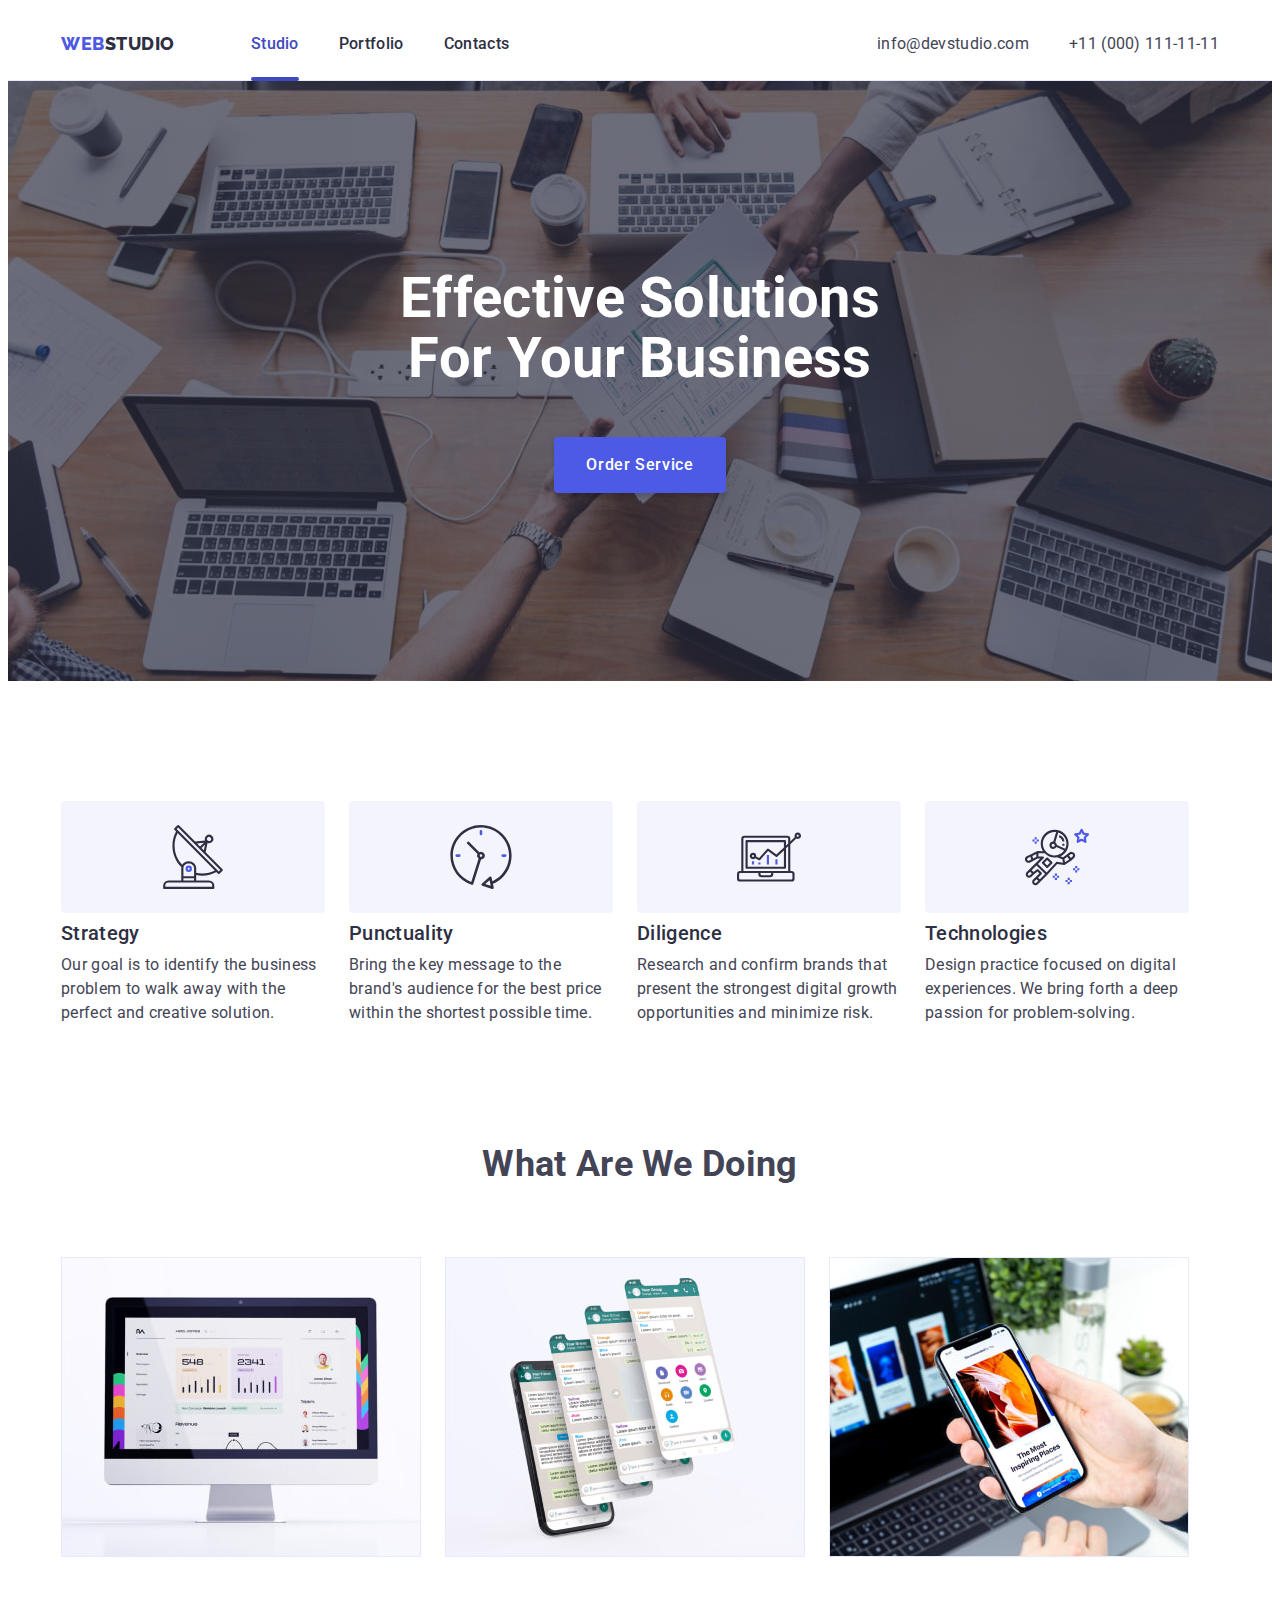
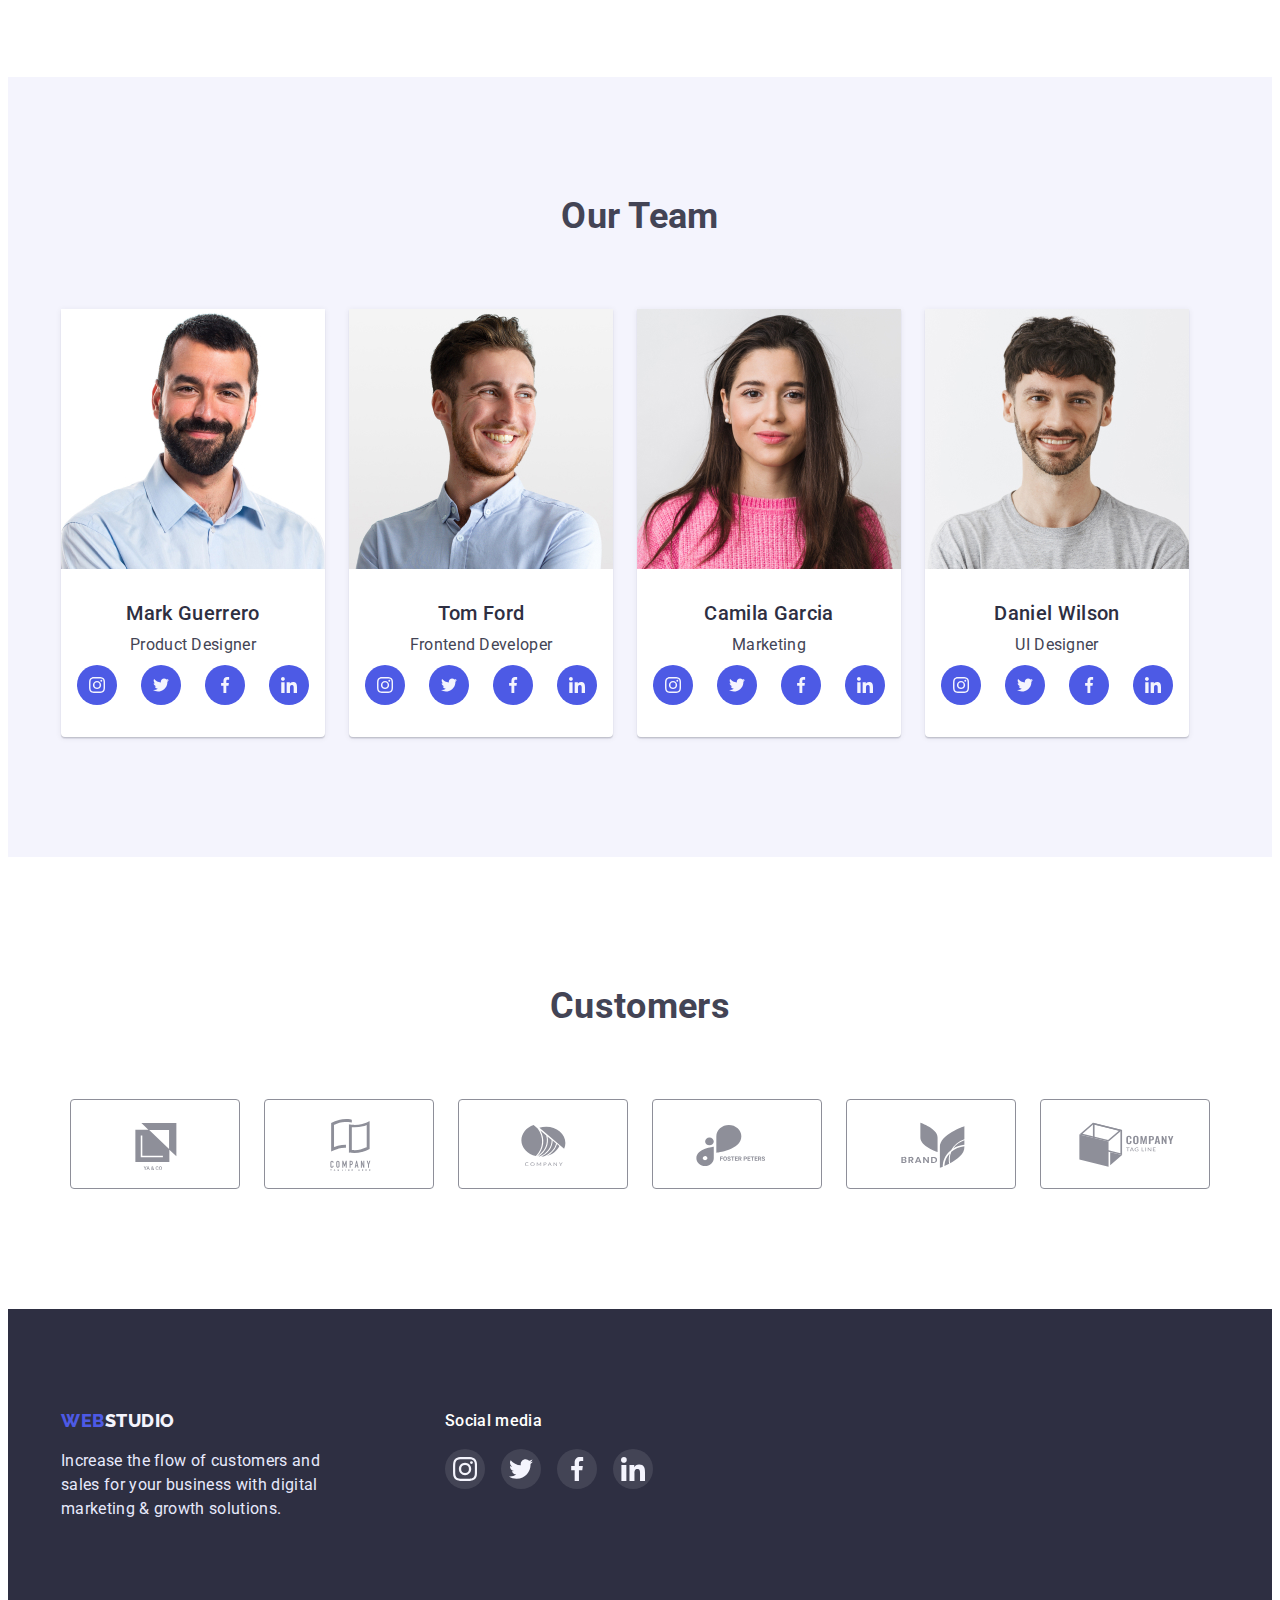
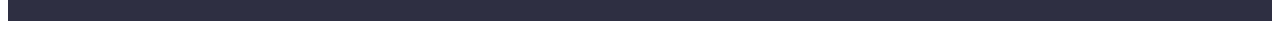
<file: index.html>
<!DOCTYPE html>
<html lang="en">

<head>
    <meta charset="UTF-8">
    <meta http-equiv="X-UA-Compatible" content="IE=edge">
    <meta name="viewport" content="width=device-width, initial-scale=1.0">
    <title>WEB STUDIO</title>
    <link rel="preconnect" href="https://fonts.googleapis.com">
    <link rel="preconnect" href="https://fonts.gstatic.com" crossorigin>
    <link rel="preconnect" href="https://fonts.googleapis.com">
    <link
        href="https://fonts.googleapis.com/css2?family=Raleway:wght@800&family=Roboto:wght@400;500;700;900&display=swap"
        rel="stylesheet">
    <link rel="stylesheet" href="https://cdnjs.cloudflare.com/ajax/libs/modern-normalize/1.1.0/modern-normalize.min.css"
        integrity="sha512-wpPYUAdjBVSE4KJnH1VR1HeZfpl1ub8YT/NKx4PuQ5NmX2tKuGu6U/JRp5y+Y8XG2tV+wKQpNHVUX03MfMFn9Q=="
        crossorigin="anonymous" referrerpolicy="no-referrer" />
    <link rel="stylesheet" href="./css/style.css">
</head>

<body>
    <header>
        <div class="container main-nav">
            <nav class="navigation">
                <!-- Лого -->
                <a href="./index.html" class="logo-link">
                    <span class="initial">Web</span>Studio
                </a>
                <!-- Навігація -->
                <ul class="navigation list">
                    <li class="list"><a href="./index.html" class="link current">Studio</a></li>
                    <li class="list"><a href="./portfolio.html" class="link">Portfolio</a></li>
                    <li class="list"><a href="" class="link">Contacts</a></li>
                </ul>
            </nav>


            <!-- Пошта та телефон в навігації -->
            <address class="contacts">
                <ul class="contact list">
                    <li class="contact"><a href="mailto:info@devstudio.com" class="link">info@devstudio.com</a></li>
                    <li class="contact"><a href="tel:+110001111111" class="link">+11 (000) 111-11-11</a></li>
                </ul>
            </address>
        </div>
    </header>
    <main>
        <!-- Банер -->
        <section class="hero main">
            <div class="container hero">
                <h1 class="hero-title">Effective Solutions
                    for Your Business</h1>
                <button type="button" class="button" data-modal-open>Order Service</button>
            </div>
        </section>
        <!-- Секція переваги -->
        <section class="advantages">
            <div class="container">
                <h2 class="advantages-title">Our advantages</h2>
                <ul class="adventages-list list">
                    <li>
                        <div class="advantages-icon">
                            <svg width="64px" height="64px">
                                <use href="./images/icons.svg#icon-antenna"></use>
                            </svg>
                        </div>
                        <h3 class="title">Strategy</h3>
                        <p class="section-text">Our goal is to identify the business
                            problem to walk away with the perfect and creative solution.</p>
                    </li>
                    <li>
                        <div class="advantages-icon">
                            <svg width="64px" height="64px">
                                <use href="./images/icons.svg#icon-clock"></use>
                            </svg>
                        </div>
                        <h3 class="title">Punctuality</h3>
                        <p class="section-text">Bring the key message to the brand's audience for the best price within
                            the
                            shortest possible
                            time.
                        </p>
                    </li>
                    <li>
                        <div class="advantages-icon">
                            <svg width="64px" height="64px">
                                <use href="./images/icons.svg#icon-diagram"></use>
                            </svg>
                        </div>
                        <h3 class="title">Diligence</h3>
                        <p class="section-text">Research and confirm brands that present the strongest digital growth
                            opportunities and minimize
                            risk.</p>
                    </li>
                    <li>
                        <div class="advantages-icon">
                            <svg width="64px" height="64px">
                                <use href="./images/icons.svg#icon-astronaut"></use>
                            </svg>
                        </div>
                        <h3 class="title">Technologies</h3>
                        <p class="section-text">Design practice focused on digital experiences. We bring forth a deep
                            passion for
                            problem-solving.
                        </p>
                    </li>
                </ul>
            </div>
        </section>

        <!-- Секція наші роботи -->
        <section class="work-example">
            <div class="container">
                <h2 class="title-section">What are we doing</h2>
                <ul class="our-work list">
                    <li><img src="./images/web-project.jpg" alt="web-project" width="360"></li>
                    <li><img src="./images/groups.jpg" alt="groups" width="360"></li>
                    <li><img src="./images/applications.jpg" alt="applications" width="360"></li>
                </ul>
            </div>
        </section>

        <!-- Наша команда -->
        <section class="team">
            <div class="container">
                <h2 class="team-title">Our Team</h2>
                <ul class="team-cards list">
                    <li class="team-card">
                        <img src="./images/mark_guerrero.jpg" alt="Mark Guerrero" width="264">
                        <h3 class="title item">
                            Mark Guerrero
                        </h3>
                        <p class="team-text">
                            Product Designer
                        </p>

                        <ul class="social-team list">
                            <li>
                                <a class="icon-social-team">
                                    <svg height="16px" width="16px">
                                        <use href="./images/icons.svg#icon-instagram"></use>
                                    </svg>
                                </a>
                            </li>
                            <li>
                                <a class="icon-social-team">
                                    <svg height="16px" width="16px">
                                        <use href="./images/icons.svg#icon-twitter"></use>
                                    </svg>
                                </a>
                            </li>
                            <li>
                                <a class="icon-social-team">
                                    <svg height="16px" width="16px">
                                        <use href="./images/icons.svg#icon-facebook"></use>
                                    </svg>
                                </a>
                            </li>
                            <li>
                                <a class="icon-social-team">
                                    <svg height="16px" width="16px">
                                        <use href="./images/icons.svg#icon-linkedin"></use>
                                    </svg>
                                </a>
                            </li>
                        </ul>

                    </li>

                    <li class="team-card">
                        <img src="./images/tom_ford.jpg" alt="Tom Ford" width="264">
                        <h3 class="title item">
                            Tom Ford
                        </h3>
                        <p class="team-text">
                            Frontend Developer
                        </p>
                        <ul class="social-team list">
                            <li>
                                <a class="icon-social-team">
                                    <svg height="16px" width="16px">
                                        <use href="./images/icons.svg#icon-instagram"></use>
                                    </svg>
                                </a>
                            </li>
                            <li>
                                <a class="icon-social-team">
                                    <svg height="16px" width="16px">
                                        <use href="./images/icons.svg#icon-twitter"></use>
                                    </svg>
                                </a>
                            </li>
                            <li>
                                <a class="icon-social-team">
                                    <svg height="16px" width="16px">
                                        <use href="./images/icons.svg#icon-facebook"></use>
                                    </svg>
                                </a>
                            </li>
                            <li>
                                <a class="icon-social-team">
                                    <svg height="16px" width="16px">
                                        <use href="./images/icons.svg#icon-linkedin"></use>
                                    </svg>
                                </a>
                            </li>
                        </ul>
                    </li>

                    <li class="team-card">
                        <img src="./images/camila_garcia.jpg" alt="Camila Garcia" width="264">
                        <h3 class="title item">
                            Camila Garcia
                        </h3>
                        <p class="team-text">
                            Marketing
                        </p>
                        <ul class="social-team list">
                            <li>
                                <a class="icon-social-team">
                                    <svg height="16px" width="16px">
                                        <use href="./images/icons.svg#icon-instagram"></use>
                                    </svg>
                                </a>
                            </li>
                            <li>
                                <a class="icon-social-team">
                                    <svg height="16px" width="16px">
                                        <use href="./images/icons.svg#icon-twitter"></use>
                                    </svg>
                                </a>
                            </li>
                            <li>
                                <a class="icon-social-team">
                                    <svg height="16px" width="16px">
                                        <use href="./images/icons.svg#icon-facebook"></use>
                                    </svg>
                                </a>
                            </li>
                            <li>
                                <a class="icon-social-team">
                                    <svg height="16px" width="16px">
                                        <use href="./images/icons.svg#icon-linkedin"></use>
                                    </svg>
                                </a>
                            </li>
                        </ul>
                    </li>

                    <li class="team-card">
                        <img src="./images/daniel_wilson.jpg" alt="Daniel Wilson" width="264">
                        <h3 class="title item">
                            Daniel Wilson
                        </h3>
                        <p class="team-text">
                            UI Designer
                        </p>
                        <ul class="social-team list">
                            <li>
                                <a class="icon-social-team">
                                    <svg height="16px" width="16px">
                                        <use href="./images/icons.svg#icon-instagram"></use>
                                    </svg>
                                </a>
                            </li>
                            <li>
                                <a class="icon-social-team">
                                    <svg height="16px" width="16px">
                                        <use href="./images/icons.svg#icon-twitter"></use>
                                    </svg>
                                </a>
                            </li>
                            <li>
                                <a class="icon-social-team">
                                    <svg height="16px" width="16px">
                                        <use href="./images/icons.svg#icon-facebook"></use>
                                    </svg>
                                </a>
                            </li>
                            <li>
                                <a class="icon-social-team">
                                    <svg height="16px" width="16px">
                                        <use href="./images/icons.svg#icon-linkedin"></use>
                                    </svg>
                                </a>
                            </li>
                        </ul>
                    </li>
                </ul>
            </div>
        </section>

        <section class="customers">
            <div class="container">
                <h2 class="title-section">Customers</h2>
                <ul class="customers-list list">
                    <li>
                        <a class="customers-icon">
                            <svg width="104px" height="56px">
                                <use href="./images/icons.svg#icon-yaco"></use>
                            </svg>
                        </a>
                    </li>
                    <li>
                        <a class="customers-icon">
                            <svg width="104px" height="56px">
                                <use href="./images/icons.svg#icon-tagline"></use>
                            </svg>
                        </a>
                    </li>
                    <li>
                        <a class="customers-icon">
                            <svg width="104px" height="56px">
                                <use href="./images/icons.svg#icon-company"></use>
                            </svg>
                        </a>
                    </li>
                    <li>
                        <a class="customers-icon">
                            <svg width="104px" height="56px">
                                <use href="./images/icons.svg#icon-foster"></use>
                            </svg>
                        </a>
                    </li>
                    <li>
                        <a class="customers-icon">
                            <svg width="104px" height="56px">
                                <use href="./images/icons.svg#icon-brand"></use>
                            </svg>
                        </a>
                    </li>
                    <li>
                        <a class="customers-icon">
                            <svg width="104px" height="56px">
                                <use href="./images/icons.svg#icon-tag"></use>
                            </svg>
                        </a>
                    </li>
                </ul>
            </div>
        </section>
    </main>

    <footer class="footer">
        <div class="container footer-container">
            <div class="footer-info">
                <!-- Лого -->
                <a href="./index.html" class="logo-link-footer">
                    <span class="initial">Web</span>Studio
                </a>
                <p class="footer-text">Increase the flow of customers and sales for your business with digital marketing
                    &
                    growth solutions.
                </p>
            </div>

            <div class="social-footer">
                <p class="footer-social-title">Social media</p>
                <ul class="footer-social-list list">
                    <li>
                        <a href="" class="footer-link">
                            <svg class="footer-icon">
                                <use href="./images/icons.svg#icon-instagram"></use>
                            </svg>
                        </a>
                    </li>
                    <li>
                        <a href="" class="footer-link">
                            <svg class="footer-icon">
                                <use href="./images/icons.svg#icon-twitter"></use>
                            </svg>
                        </a>
                    </li>
                    <li>
                        <a href="" class="footer-link">
                            <svg class="footer-icon">
                                <use href="./images/icons.svg#icon-facebook"></use>
                            </svg>
                        </a>
                    </li>
                    <li>
                        <a href="" class="footer-link">
                            <svg class="footer-icon">
                                <use href="./images/icons.svg#icon-linkedin"></use>
                            </svg>
                        </a>
                    </li>
                </ul>
            </div>
        </div>
    </footer>

    <div class="backdrop is-hidden" data-modal>
        <div class="modal">
            <button type="button" class="modal-close-btn" data-modal-close>
                <svg class="modal-btn-icon" width="8px" height="8px">
                    <use href="./images/icons.svg#icon-close-modal">

                    </use>
                </svg>
            </button>
        </div>
    </div>

    <script src="./js/modal.js"></script>
</body>

</html>
</file>
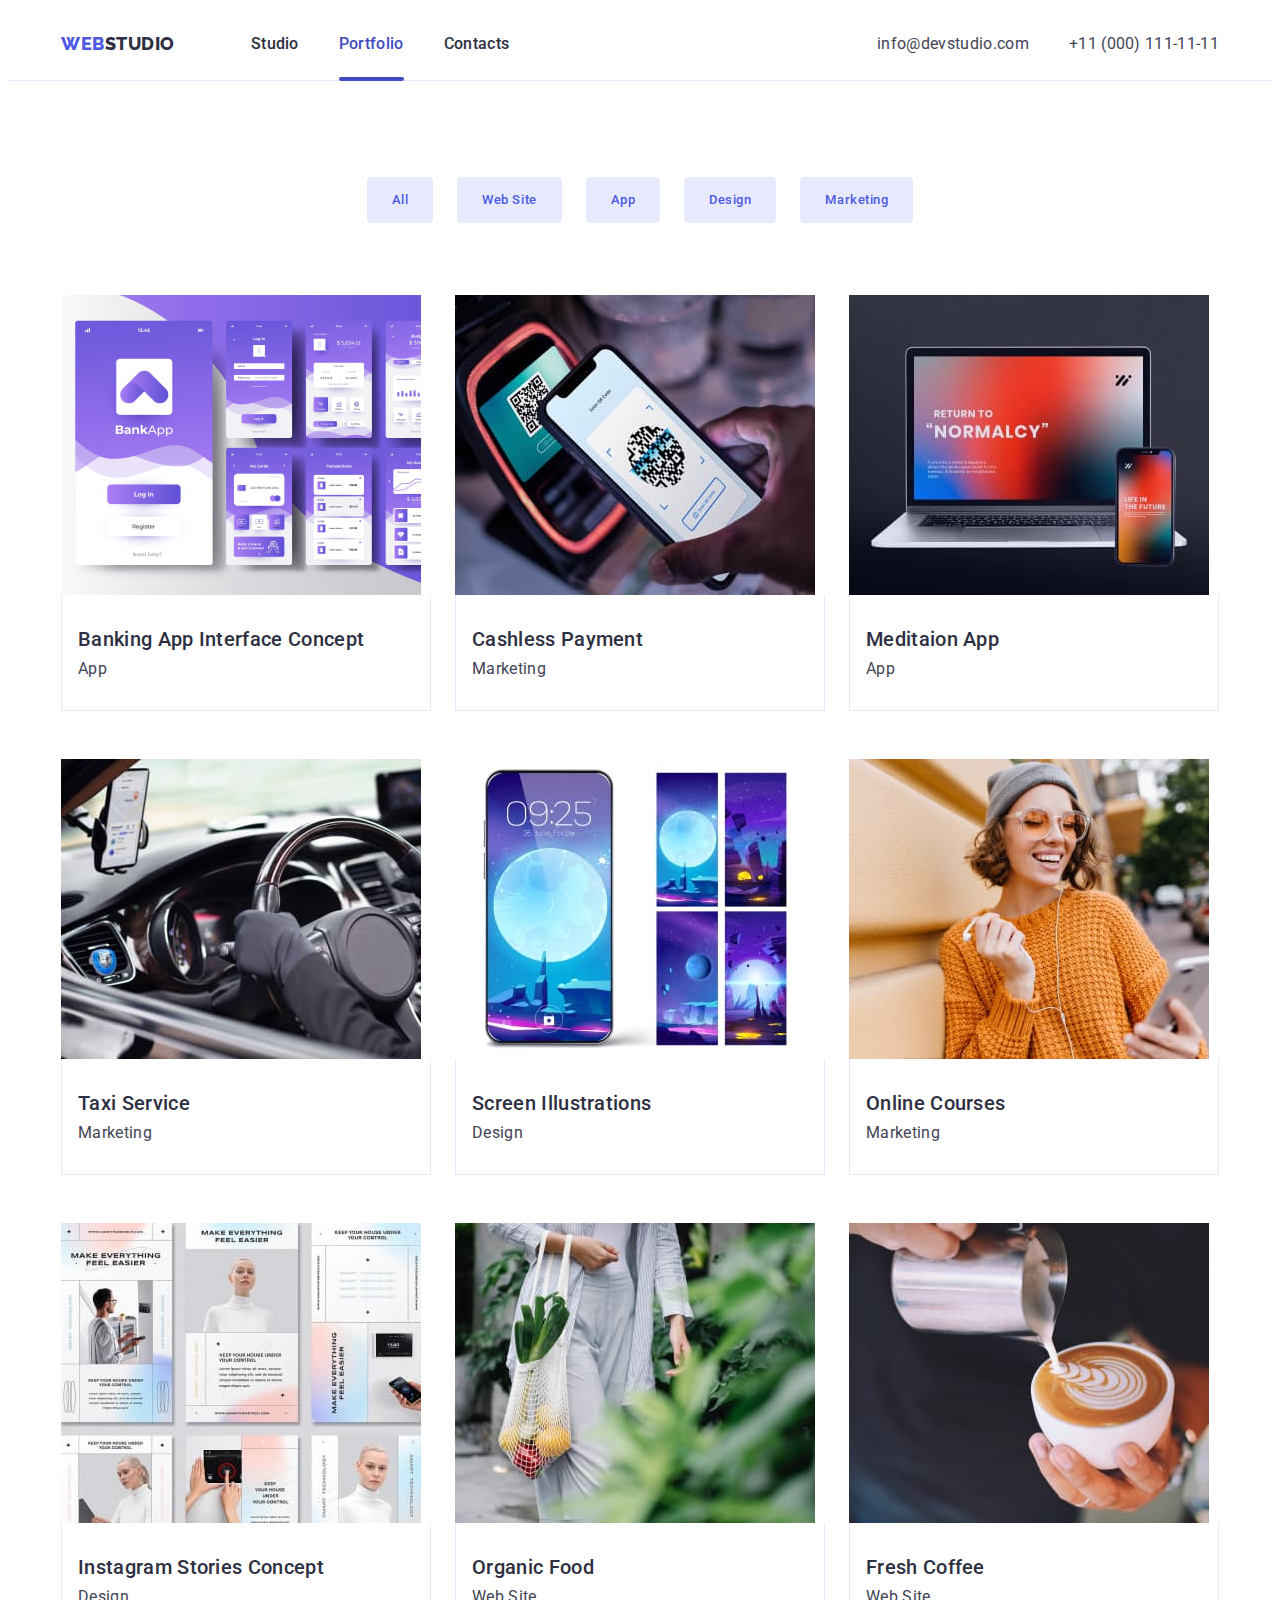
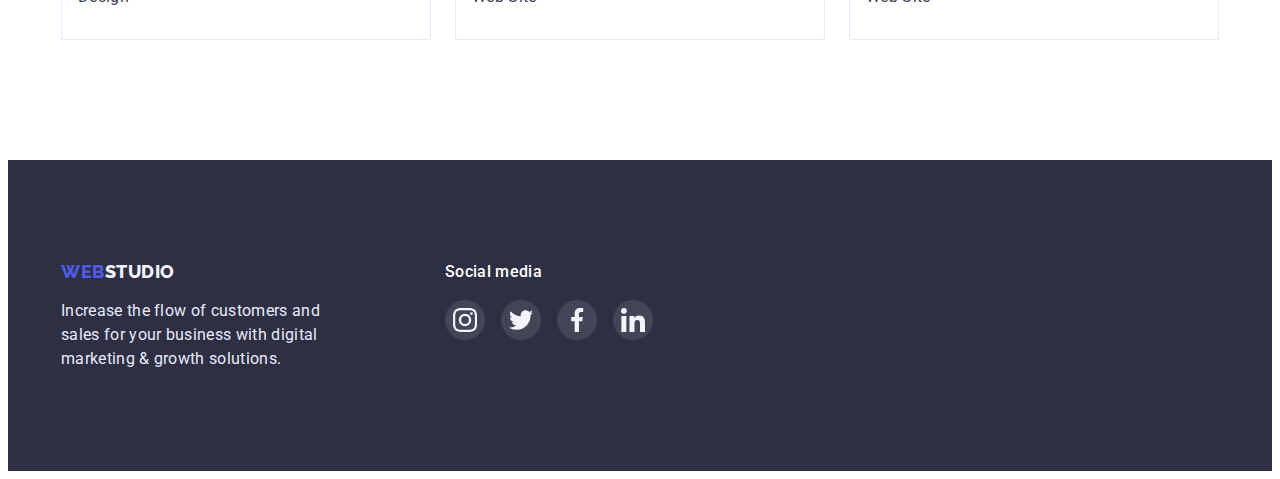
<file: portfolio.html>
<!DOCTYPE html>
<html lang="en">

<head>
    <meta charset="UTF-8">
    <meta http-equiv="X-UA-Compatible" content="IE=edge">
    <meta name="viewport" content="width=device-width, initial-scale=1.0">
    <title>Portfolio</title>
    <link rel="preconnect" href="https://fonts.googleapis.com">
    <link rel="preconnect" href="https://fonts.gstatic.com" crossorigin>
    <link rel="preconnect" href="https://fonts.googleapis.com">
    <link
        href="https://fonts.googleapis.com/css2?family=Raleway:wght@800&family=Roboto:wght@400;500;700;900&display=swap"
        rel="stylesheet">
    <link rel="stylesheet" href="https://cdnjs.cloudflare.com/ajax/libs/modern-normalize/1.1.0/modern-normalize.min.css"
        integrity="sha512-wpPYUAdjBVSE4KJnH1VR1HeZfpl1ub8YT/NKx4PuQ5NmX2tKuGu6U/JRp5y+Y8XG2tV+wKQpNHVUX03MfMFn9Q=="
        crossorigin="anonymous" referrerpolicy="no-referrer" />
    <link rel="stylesheet" href="./css/style.css">
</head>

<body class="page-body">
    <header>
        <div class="container main-nav">
            <nav class="navigation">
                <!-- Лого -->
                <a href="./index.html" class="logo-link">
                    <span class="initial">Web</span>Studio
                </a>
                <!-- Навігація -->
                <ul class="navigation list">
                    <li class="list"><a href="./index.html" class="link">Studio</a></li>
                    <li class="list"><a href="./portfolio.html" class="link current">Portfolio</a></li>
                    <li class="list"><a href="" class="link">Contacts</a></li>
                </ul>
            </nav>

            <!-- Пошта та телефон в навігації -->
            <address class="contacts">
                <ul class="contact list">
                    <li class="contact"><a href="mailto:info@devstudio.com">info@devstudio.com</a></li>
                    <li class="contact"><a href="tel:+110001111111">+11 (000) 111-11-11</a></li>
                </ul>
            </address>
        </div>
    </header>

    <main>
        <section class="filter-buttons">
            <div class="container">
                <h1 class="filter-title">Portfolio</h1>
                <ul class="filter list">
                    <li>
                        <button type="button" class="filter-button">All</button>
                    </li>
                    <li>
                        <button type="button" class="filter-button">Web Site</button>
                    </li>
                    <li>
                        <button type="button" class="filter-button">App</button>
                    </li>
                    <li>
                        <button type="button" class="filter-button">Design</button>
                    </li>
                    <li>
                        <button type="button" class="filter-button">Marketing</button>
                    </li>
                </ul>

                <ul class="portfolio list">
                    <li class="portfolio-item">
                        <a href="" class="portfolio-link">
                            <div class="product-thumb">
                                <img src="./images/banking-app-interface-concept.jpg"
                                    alt="Banking App Interface Concept" width="360">
                                <div class="absolute-text">
                                    <p class="thumb-text">14 Stylish and User-Friendly App Design Concepts · Task
                                        Manager App · Calorie Tracker
                                        App · Exotic Fruit Ecommerce App · Cloud Storage App</p>
                                </div>
                            </div>
                            <div class="portfolio-bottom">
                                <h2 class="portfolio-title">Banking App Interface Concept</h2>
                                <p class="portfolio-text">App</p>
                            </div>
                        </a>
                    </li>

                    <li class="portfolio-item">
                        <a href="" class="portfolio-link">
                            <div class="product-thumb">
                                <img src="./images/cashless-payment.jpg" alt="Cashless Payment" width="360">
                                <div class="absolute-text">
                                    <p class="thumb-text">14 Stylish and User-Friendly App Design Concepts · Task
                                        Manager App · Calorie Tracker
                                        App · Exotic Fruit Ecommerce App · Cloud Storage App</p>
                                </div>
                            </div>
                            <div class="portfolio-bottom">
                                <h2 class="portfolio-title">Cashless Payment</h2>
                                <p class="portfolio-text">Marketing</p>
                            </div>
                        </a>
                    </li>

                    <li class="portfolio-item">
                        <a href="" class="portfolio-link">
                            <div class="product-thumb">
                                <img src="./images/meditaion-app.jpg" alt="Meditaion App" width="360">
                                <div class="absolute-text">
                                    <p class="thumb-text">14 Stylish and User-Friendly App Design Concepts · Task
                                        Manager App · Calorie Tracker
                                        App · Exotic Fruit Ecommerce App · Cloud Storage App</p>
                                </div>
                            </div>
                            <div class="portfolio-bottom">
                                <h2 class="portfolio-title">Meditaion App</h2>
                                <p class="portfolio-text">App</p>
                            </div>
                        </a>
                    </li>

                    <li class="portfolio-item">
                        <a href="" class="portfolio-link">
                            <div class="product-thumb">
                                <img src="./images/taxi-service.jpg" alt="Taxi Service" width="360">
                                <div class="absolute-text">
                                    <p class="thumb-text">14 Stylish and User-Friendly App Design Concepts · Task
                                        Manager App · Calorie Tracker
                                        App · Exotic Fruit Ecommerce App · Cloud Storage App</p>
                                </div>
                            </div>
                            <div class="portfolio-bottom">
                                <h2 class="portfolio-title">Taxi Service</h2>
                                <p class="portfolio-text">Marketing</p>
                            </div>
                        </a>
                    </li>

                    <li class="portfolio-item">
                        <a href="" class="portfolio-link">
                            <div class="product-thumb">
                                <img src="./images/screen-illustrations.jpg" alt="Screen Illustrations" width="360">
                                <div class="absolute-text">
                                    <p class="thumb-text">14 Stylish and User-Friendly App Design Concepts · Task
                                        Manager App · Calorie Tracker
                                        App · Exotic Fruit Ecommerce App · Cloud Storage App</p>
                                </div>
                            </div>
                            <div class="portfolio-bottom">
                                <h2 class="portfolio-title">Screen Illustrations</h2>
                                <p class="portfolio-text">Design</p>
                            </div>
                        </a>
                    </li>

                    <li class="portfolio-item">
                        <a href="" class="portfolio-link">
                            <div class="product-thumb">
                                <img src="./images/online-courses.jpg" alt="Online Courses" width="360">
                                <div class="absolute-text">
                                    <p class="thumb-text">14 Stylish and User-Friendly App Design Concepts · Task
                                        Manager App · Calorie Tracker
                                        App · Exotic Fruit Ecommerce App · Cloud Storage App</p>
                                </div>
                            </div>
                            <div class="portfolio-bottom">
                                <h2 class="portfolio-title">Online Courses</h2>
                                <p class="portfolio-text">Marketing</p>
                            </div>
                        </a>
                    </li>

                    <li class="portfolio-item">
                        <a href="" class="portfolio-link">
                            <div class="product-thumb">
                                <img src="./images/instagram-stories-concept.jpg" alt="Instagram Stories Concept"
                                    width="360">
                                <div class="absolute-text">
                                    <p class="thumb-text">14 Stylish and User-Friendly App Design Concepts · Task
                                        Manager App · Calorie Tracker
                                        App · Exotic Fruit Ecommerce App · Cloud Storage App</p>
                                </div>
                            </div>
                            <div class="portfolio-bottom">
                                <h2 class="portfolio-title">Instagram Stories Concept</h2>
                                <p class="portfolio-text">Design</p>
                            </div>
                        </a>
                    </li>

                    <li class="portfolio-item">
                        <a href="" class="portfolio-link">
                            <div class="product-thumb">
                                <img src="./images/organic-food.jpg" alt="Organic Food" width="360">
                                <div class="absolute-text">
                                    <p class="thumb-text">14 Stylish and User-Friendly App Design Concepts · Task
                                        Manager App · Calorie Tracker
                                        App · Exotic Fruit Ecommerce App · Cloud Storage App</p>
                                </div>
                            </div>
                            <div class="portfolio-bottom">
                                <h2 class="portfolio-title">Organic Food</h2>
                                <p class="portfolio-text">Web Site</p>
                            </div>
                        </a>
                    </li>

                    <li class="portfolio-item">
                        <a href="" class="portfolio-link">
                            <div class="product-thumb">
                                <img src="./images/fresh-coffee.jpg" alt="Fresh Coffee" width="360">
                                <div class="absolute-text">
                                    <p class="thumb-text">14 Stylish and User-Friendly App Design Concepts · Task
                                        Manager App · Calorie Tracker
                                        App · Exotic Fruit Ecommerce App · Cloud Storage App</p>
                                </div>
                            </div>
                            <div class="portfolio-bottom">
                                <h2 class="portfolio-title">Fresh Coffee</h2>
                                <p class="portfolio-text">Web Site</p>
                            </div>
                        </a>
                    </li>
                </ul>
            </div>
        </section>
    </main>

    <footer class="footer">
        <div class="container footer-container">
            <div class="footer-info">
                <!-- Лого -->
                <a href="./index.html" class="logo-link-footer">
                    <span class="initial">Web</span>Studio
                </a>
                <p class="footer-text">Increase the flow of customers and sales for your business with digital marketing
                    &
                    growth solutions.
                </p>
            </div>

            <div class="social-footer">
                <p class="footer-social-title">Social media</p>
                <ul class="footer-social-list list">
                    <li>
                        <a href="" class="footer-link">
                            <svg class="footer-icon">
                                <use href="./images/icons.svg#icon-instagram"></use>
                            </svg>
                        </a>
                    </li>
                    <li>
                        <a href="" class="footer-link">
                            <svg class="footer-icon">
                                <use href="./images/icons.svg#icon-twitter"></use>
                            </svg>
                        </a>
                    </li>
                    <li>
                        <a href="" class="footer-link">
                            <svg class="footer-icon">
                                <use href="./images/icons.svg#icon-facebook"></use>
                            </svg>
                        </a>
                    </li>
                    <li>
                        <a href="" class="footer-link">
                            <svg class="footer-icon">
                                <use href="./images/icons.svg#icon-linkedin"></use>
                            </svg>
                        </a>
                    </li>
                </ul>
            </div>
        </div>
    </footer>
</body>

</html>
</file>
<file: css/style.css>
:root {
  /* Колір для абзаців, лого, адреси */
  --primary-text-color: rgba(67, 68, 85, 1);
  /* Колір для навігації та заголовків h2*/
  --title-text-color: rgba(46, 47, 66, 1);
  /* акцент лого і кнопка, фон героя */
  --accent-color: rgba(77, 90, 229, 1);
  /* Головний фон сайту */
  --background-color: rgba(255, 255, 255, 1);
  /* Фон секції команди */
  --background-color-teamcard: rgba(244, 244, 253, 1);
  /* Колір Ховера для навігації */
  --navigation-hover-color: rgba(64, 75, 191, 1);
  /* Колір заголовку героя */
  --color-title-hero: rgba(255, 255, 255, 1);
  /* Колір тексту футера */
  --color-footer-text: rgba(231, 233, 252, 1);
  /* Колір фону головного героя */
  --hero-background-color: rgba(46, 47, 66, 0.7);
  /* Колір лого в футері */
  --logo-footer-color: rgba(244, 244, 253, 1);
  /* Фон для кнопок фільтра */
  --bgbutton-portfolio: rgba(231, 233, 252, 1);
  /* Колір обводки кнопок фільтра */
  --border-button-color: #e7e9fc;
  /* Колір тексту кнопки при ховері */
  --color-button-portfolio: rgba(255, 255, 255, 1);
  /* Властивість наведення курсора на посилання  */
  --cursor-pointer: pointer;
  --header-border-line-color: #e7e9fc;
  --portfolio-border-line-color: #e7e9fc;
  --team-card-bg-color: rgba(46, 47, 66, 0.08);
  --team-card-bgcolor-two: rgba(46, 47, 66, 0.16);
  --team-card-bgcolor-three: rgba(46, 47, 66, 0.08);
  --bgcolor-icon-adventages: #f4f4fd;
  --color-title-social-footer: rgba(255, 255, 255, 1);
  --bgcolor-social-footer: rgba(255, 255, 255, 0.1);
  --bgcolor-footer-social-hover: rgba(49, 208, 170, 1);
  --bgcolor-icon-social-team: #4d5ae5;
  --bgcolor-icon-social-team-hover: #404bbf;
  --till-color-icon-customers: #8e8f99;
  --till-color-icon-customers-hover: rgba(64, 75, 191, 1);
  --shadow-bt-hero: 0px 4px 4px rgba(0, 0, 0, 0.15);
  --shadow-portfolio-items: 0px 1px 6px rgba(46, 47, 66, 0.08),
  0px 1px 1px rgba(46, 47, 66, 0.16), 0px 2px 1px rgba(46, 47, 66, 0.08);
  --bgcolor-underlibe-actheader: #404BBF;
  --main-animation: 250ms cubic-bezier(0.4, 0, 0.2, 1);
  --p-color-portfolio: #F4F4FD;
  --bgcolor-modal: rgba(46, 47, 66, 0.4);
  --modal-close-btn-color:  #000000;
  --modal-bgcolor: #FCFCFC;
  --modal-closebtn-bgcolor: #E7E9FC;
  --modal-closebtn-hover-color: rgba(255, 255, 255, 1);

}

/* RESET STYLE */
p,
h1,
h2,
h3,
h4,
h5,
h6 {
  margin: 0;
}

ul {
  margin: 0;
  padding-left: 0;
}

header {
  border-bottom: 1px solid var(--header-border-line-color);
}

/* Властивості фону та основного тексту */
body {
  background-color: var(--background-color);
  color: var(--primary-text-color);
  font-family: "Roboto", "Sans-serif";
  letter-spacing: 0.02em;
}

/* Знімаємо стилізацію спсику через додатковий клас list */
.list {
  list-style: none;
  padding: 0;
  margin: 0;
}

/* Ховаєммо заголовок секції "наші переваги" */
.advantages-title {
  position: absolute;
  width: 1px;
  height: 1px;
  margin: -1px;
  border: 0;
  padding: 0;

  white-space: nowrap;
  clip-path: inset(100%);
  clip: rect(0 0 0 0);
  overflow: hidden;
}

/* Властивості навігації та заголовків секцій */
.navigation {
  display: flex;
}

.navigation a {
  padding: 0;
  margin: 0;
  padding-top: 24px;
  padding-bottom: 24px;
  color: var(--title-text-color);
}

.container.main-nav {
  display: flex;
  align-items: center;
}

/* Анімація ховера та фокуса навігації */
.link {
  transition: color var(--main-animation);
}

/* Властивості ховера посилань навігації */
.link:hover,
.link:focus,
.link.current {
  color: var(--navigation-hover-color);
}

.navigation.list .link {
position: relative;
}

.link.current::after {
  position: absolute;
  bottom: -1px;
  content:"";
  display: block;
  width: 100%;
  height: 4px;
  background: var(--bgcolor-underlibe-actheader);
  border-radius: 2px;
}

/* Властивості заголовків секцій */
.title {
  color: var(--title-text-color);
  font-weight: 500;
  font-size: 20px;
  line-height: 1.2;
  margin: 0;
  margin-bottom: 8px;
  margin-top: 8px;
}
/* Властивості навігації */
.navigation.list .list {
  display: flex;
  font-weight: 500;
  font-size: 16px;
  line-height: 1.5;
}

.navigation.list {
  display: flex;
  margin-left: 76px;
  gap: 40px;
}

.contact.list {
  display: flex;
}

/* ВІдступ між контактами */
.contact.list li + li {
  margin-left: 40px;
}

.contacts {
  margin-left: auto;
}

/* Властивості Лого */
.logo-link {
  color: var(--title-text-color);
  font-family: "Raleway", "Sans-serif";
  letter-spacing: 0.03em;
  font-weight: 800;
  font-size: 18px;
  line-height: 1.33;
  text-transform: uppercase;
  align-items: center;
}

/* Задаємо колір для контактів */
.contact a {
  color: var(--primary-text-color);
  font-size: 16px;
  line-height: 1.5;
}

.contact a:focus,
.contact a:hover,
.contact a:active {
  color: var(--navigation-hover-color);
}

/* Спроба покрасити перші три букви лого в інший колір */
.initial {
  color: var(--accent-color);
}

/* Колір заголовку героя */
.hero-title {
  color: var(--color-title-hero);
  font-weight: 700;
  font-size: 56px;
  line-height: 1.07;
  text-transform: capitalize;
  width: 494px;
  margin-right: auto;
  margin-left: auto;
  margin-bottom: 48px;
}

/* Задаємо колір та фон для кнопки головноно героя*/
.button {
  color: var(--color-title-hero);
  background-color: var(--accent-color);
  font-family: "Roboto", "Sans-serif";
  font-weight: 500;
  font-size: 16px;
  line-height: 1.5;
  letter-spacing: 0.04em;
  cursor: var(--cursor-pointer);
  border-radius: 4px;
  border: none;
  padding: 16px 32px 16px 32px;
  box-shadow: var(--shadow-bt-hero);

  transition: background-color var(--main-animation), box-shadow  var(--main-animation);
}

/* Властивості наведення на кнопку героя */
.button:hover,
.button:active {
  background-color: var(--navigation-hover-color);
}

/* Фон для секції головного героя */
.hero.main {
  background-color: black;
  background-image: linear-gradient(
      to right,
      var(--hero-background-color),
      var(--hero-background-color)
    ),
    url(../images/people-office.jpg);
    background-position: center;
    background-repeat: no-repeat;
    background-size: cover;
  text-align: center;
  max-height: 600px;
  max-width: 1440px;
  padding: 188px 0px;
  margin-left: auto;
  margin-right: auto;
}

/* Задаємо  колір тексту для футера */
.footer-text {
  color: var(--color-footer-text);
  font-size: 16px;
  line-height: 1.5;
  padding: 0;
  margin: 0;
  width: 264px;
  margin-top: 16px;
}

.footer {
  background-color: var(--title-text-color);
  padding: 100px 0px;
}

.logo-link-footer {
  color: var(--logo-footer-color);
  font-family: "Raleway", "Sans-serif";
  letter-spacing: 0.03em;
  font-weight: 800;
  font-size: 18px;
  line-height: 1.33;
  text-transform: uppercase;
  display: inline-block;
}

.footer-container {
  display: flex;
  gap: 120px;
}

.footer-social-title {
  font-weight: 500;
  font-size: 16px;
  line-height: 1.5;
  color: var(--color-title-social-footer);
  padding: 0px;
  margin-bottom: 16px;
}

.footer-social-list {
  display: flex;
  gap: 16px;
}

.footer-link {
  border-radius: 50%;
  width: 40px;
  height: 40px;
  background: var(--bgcolor-social-footer);
  justify-content: center;
  align-items: center;
  padding: 0;
  display: flex;

  transition: background var(--main-animation);
}

.footer-link:hover {
  background: var(--bgcolor-footer-social-hover);
}

.footer-icon {
  width: 24px;
  height: 24px;
}

.our-work {
  display: flex;
  gap: 24px;
  /* justify-content: space-between; */
}

/* Задаємо фоновий колір для команди */
.team-card {
  background-color: var(--background-color);
  box-shadow: 0px 1px 6px var(--team-card-bg-color),
    0px 1px 1px var(--team-card-bgcolor-two),
    0px 2px 1px var(--team-card-bgcolor-three);
  border-radius: 0px 0px 4px 4px;
}

.team-cards {
  display: flex;
  gap: 24px;
}

.team-cards > .title {
  margin-top: 32px;
}

.team {
  background-color: var(--background-color-teamcard);
  padding-top: 120px;
  padding-bottom: 120px;
}

.social-team {
  display: flex;
  padding: 0px;
  gap: 24px;
  margin: auto;
  margin-bottom: 32px;
  align-items: center;
  justify-content: center;
}

.icon-social-team {
  display: flex;
  justify-content: center;
  align-items: center;
  padding: 0;
  border-radius: 50%;
  width: 40px;
  height: 40px;
  background: var(--bgcolor-icon-social-team);
  cursor: pointer;

  transition: background var(--main-animation);
}

.icon-social-team:hover,
.icon-social-team:focus {
  background: var(--bgcolor-icon-social-team-hover);
}

/* Властивості абзаців секцій */
.section-text {
  font-size: 16px;
  line-height: 1.5;
  padding: 0;
  margin: 0;
  width: 264px;
}

.team-text {
  font-size: 16px;
  line-height: 1.5;
  margin: 0;
  margin-bottom: 8px;
  text-align: center;
}

.title.item {
  margin-top: 32px;
  text-align: center;
}

/*/* Властивості заголовку секції What are we doing*/
.title-section {
  font-weight: 700;
  font-size: 36px;
  line-height: 1.11;
  text-transform: capitalize;
  margin: 0;
  margin-bottom: 72px;
  text-align: center;
}

/* Властивосты заголовків секцій */
.team-title {
  font-weight: 700;
  font-size: 36px;
  line-height: 1.11;
  text-transform: capitalize;
  margin: 0;
  margin-bottom: 72px;
  text-align: center;
}

/* Властивості навігації  */
.contact {
  padding: 0;
  margin: 0;
}

/* Прибиражмо підкреслення у посилань */
a {
  text-decoration: none;
  font-style: normal;
}

.customers {
  padding-top: 130px;
  padding-bottom: 120px;
}

.customers-list {
  display: flex;
  justify-content: center;
  gap: 24px;
}

.customers-icon {
  display: flex;
  width: 168px;
  height: 88px;
  border: 1px solid #8e8f99;
  border-radius: 4px;
  fill: var(--till-color-icon-customers);
  cursor: pointer;
  justify-content: center;
  align-items: center;

  transition: fill var(--main-animation), border var(--main-animation);
}

.customers-icon:hover {
  fill: var(--till-color-icon-customers-hover);
  border: 1px solid #404bbf;
}

/* Властивості для сторінки Portfolio */

/* Властивості для фільтра */
.filter-button {
  color: var(--accent-color);
  background: var(--bgbutton-portfolio);
  border: 1px solid var(--border-button-color);
  border-radius: 4px;
  cursor: var(--cursor-pointer);
  font-family: "Roboto", "Sans-serif";
  font-weight: 500;
  letter-spacing: 0.04em;
  line-height: 1.5;
  padding: 12px 24px;
  transition: color var(--main-animation), background-color var(--main-animation), box-shadow var(--main-animation);
}

.filter-button:hover,
.filter-button:focus {
  box-shadow: 0px 3px 1px rgba(0, 0, 0, 0.1), 0px 2px 1px rgba(0, 0, 0, 0.08),
    0px 2px 2px rgba(0, 0, 0, 0.12);
    border: transparent;
    color: var(--color-button-portfolio);
    background-color: var(--navigation-hover-color);
}

.product-thumb {
  display: block;
  position: relative;
  overflow: hidden;
}

.absolute-text {
  background-color: var(--accent-color);
position: absolute;
left: 0;
top: 0;
min-width: 100%;
min-height: 100%;
transform: translatey(100%);
transition: transform var(--main-animation);
}

.product-thumb:hover .absolute-text {
  transform: translatex(0);
}

.thumb-text {
  color: var(--p-color-portfolio);
  padding: 40px 32px 164px 32px;
  font-size: 16px;
line-height: calc(24/16);
}

.portfolio-link {
  transition: box-shadow var(--main-animation);
display: block;
position: relative;
}

.portfolio-link:hover,
.portfolio-link:focus {
  box-shadow: var(--shadow-portfolio-items);
  display: inline-block;
}

/* Властивості заготовків секції портфоліо */
.portfolio-title {
  color: var(--title-text-color);
  font-weight: 500;
  font-size: 20px;
  line-height: 1.2;
  margin: 0;
  margin-left: 16px;
}

/* Властивості абзаців секції портфоліо */
.portfolio-text {
  color: var(--primary-text-color);
  line-height: 1.2;
  margin: 0;
  margin-left: 16px;
  margin-top: 8px;
}

/* Ховаємо заголовки сторінки портфоліо */
.filter-title {
  position: absolute;
  width: 1px;
  height: 1px;
  margin: -1px;
  border: 0;
  padding: 0;

  white-space: nowrap;
  clip-path: inset(100%);
  clip: rect(0 0 0 0);
  overflow: hidden;
}

/* Властивосты блочноъ моделі */

.container {
  width: 1158px;
  padding: 0 15px;
  margin: 0 auto;
}

.work-example {
  padding-bottom: 120px;
}

.advantages {
  padding: 120px 0px;
}

.adventages-list {
  display: flex;
  gap: 24px;
}

.advantages-icon {
  display: flex;
  width: 264px;
  height: 112px;
  background: var(--bgcolor-icon-adventages);
  border-radius: 4px;
  align-items: center;
  justify-content: center;
}

.filter-buttons {
  padding-top: 96px;
  padding-bottom: 120px;
}

.filter.list {
  display: flex;
  margin-left: auto;
  margin-right: auto;
  margin-bottom: 72px;
  gap: 24px;
  justify-content: center;
}

.portfolio.list {
  display: flex;
  flex-wrap: wrap;
}

.portfolio-item {
  width: calc((100% - 48px) / 3);
  margin-right: 24px;
  margin-bottom: 48px;
}

.portfolio-item:nth-child(3n) {
  margin-right: 0;
}

.portfolio-item:nth-last-child(-n + 3) {
  margin-bottom: 0;
}

img {
  display: block;
}

.portfolio-bottom {
  border-bottom: 1px solid var(--portfolio-border-line-color);
  border-left: 1px solid var(--portfolio-border-line-color);
  border-right: 1px solid var(--portfolio-border-line-color);
  padding: 32px 0px;
}

/* ============= MODAL ============= */
.backdrop {
position: fixed;
z-index: 100;
top: 0;
left: 0;
width: 100%;
height: 100%;
background-color: var(--bgcolor-modal);
scale: (0.9);
transition: opacity var(--main-animation), scale var(--main-animation);
}

.backdrop.is-hidden {
  visibility: hidden;
  opacity: 0;
  pointer-events: none;
  transition: fill var(--main-animation);
}

.modal {
  position: absolute;
  top: 50%;
  left: 50%;
  transform: translate(-50%, -50%);
  width: 408px;
  height: 576px;
  background: var(--modal-bgcolor);
  box-shadow: 0px 1px 1px rgba(0, 0, 0, 0.14), 0px 1px 3px rgba(0, 0, 0, 0.12), 0px 2px 1px rgba(0, 0, 0, 0.2);
  border-radius: 4px;
margin-left: auto;
margin-right: auto;
}

.modal-close-btn {
  position: absolute;
  top: 24px;
  right: 24px;
  display: flex;
  justify-content: center;
  align-items: center;
  width: 24px;
  height: 24px;
  background: var(--modal-closebtn-bgcolor);
border: 1px solid rgba(0, 0, 0, 0.1);
border-radius: 50%;
cursor: pointer;
transition: background var(--main-animation);
}

.modal-btn-icon {
  display: flex;
  fill: var(--modal-close-btn-color);
  transition: fill var(--main-animation);
}

.modal-close-btn:hover,
.modal-close-btn:active {
  background: var(--till-color-icon-customers-hover);
}

.modal-close-btn:hover .modal-btn-icon,
.modal-close-btn:active .modal-btn-icon {
  fill: var(--modal-closebtn-hover-color);
}
/* ============= MODAL ============= */
</file>
